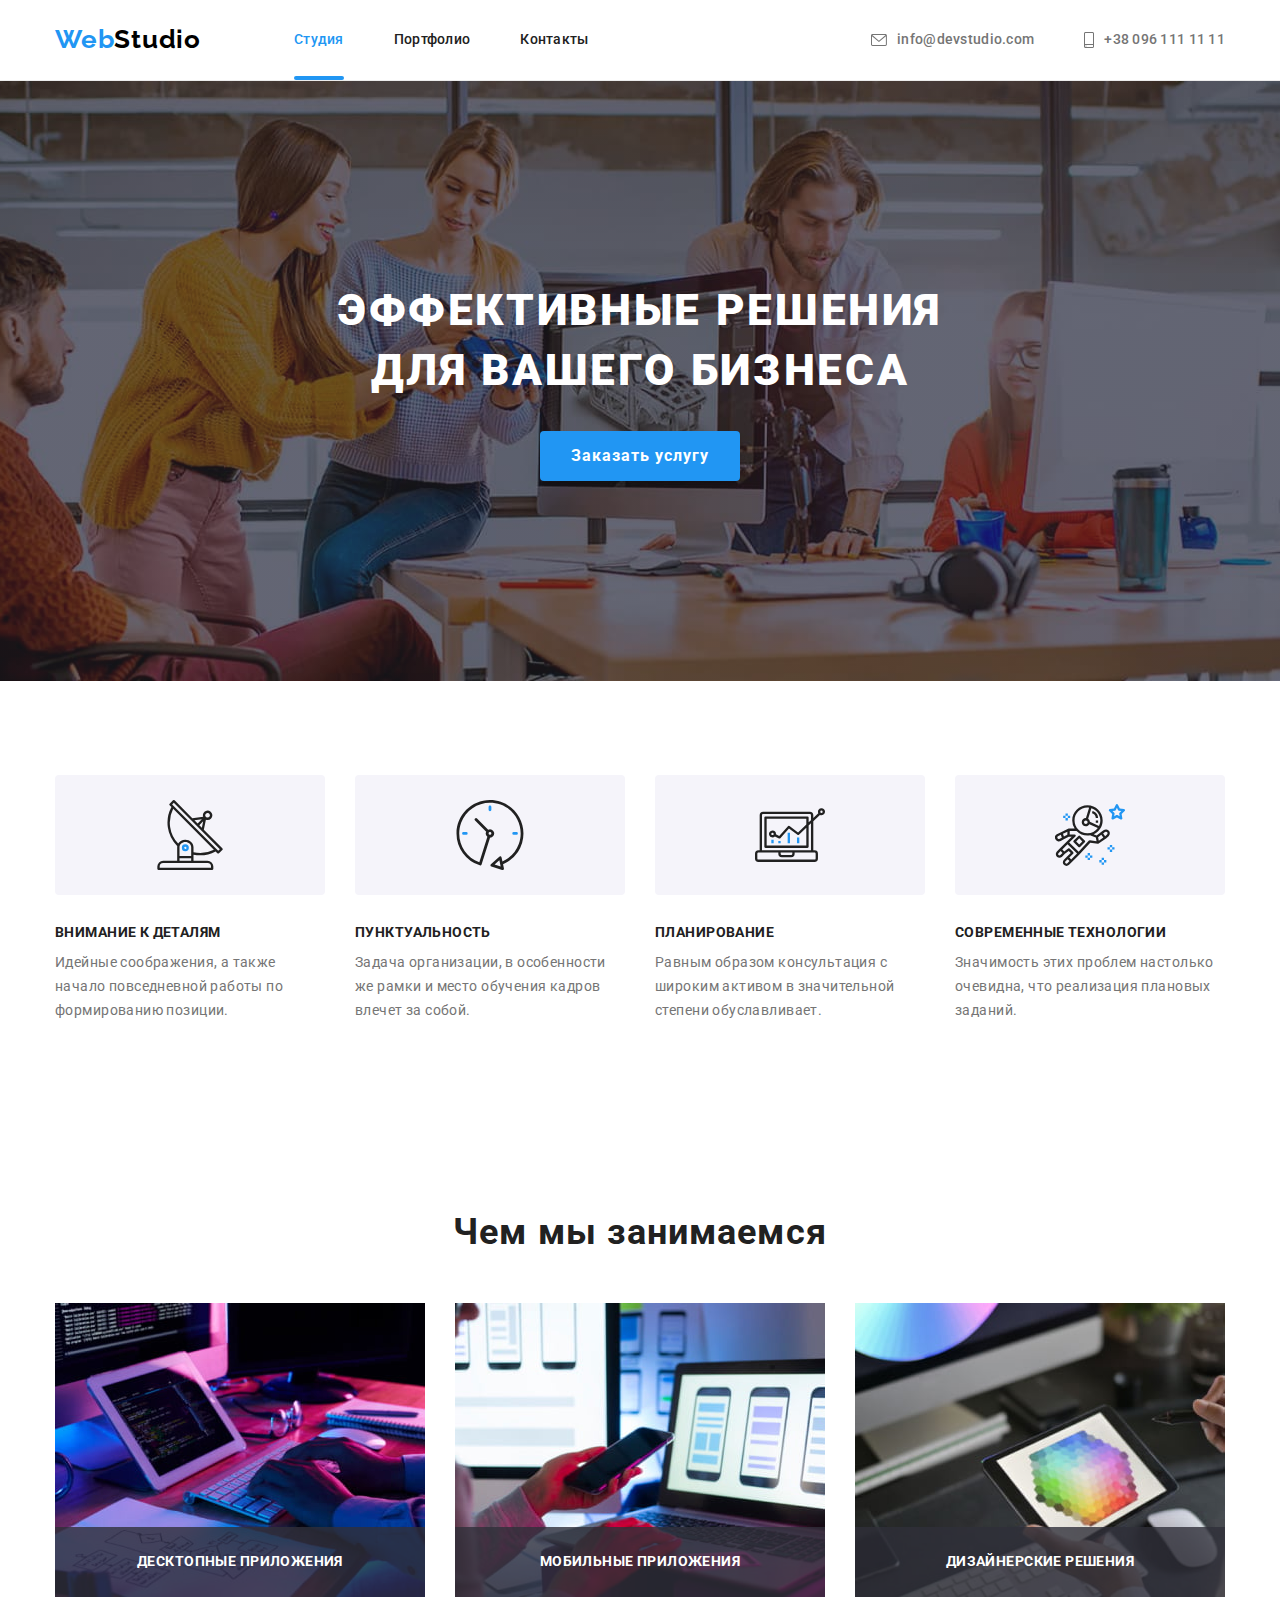
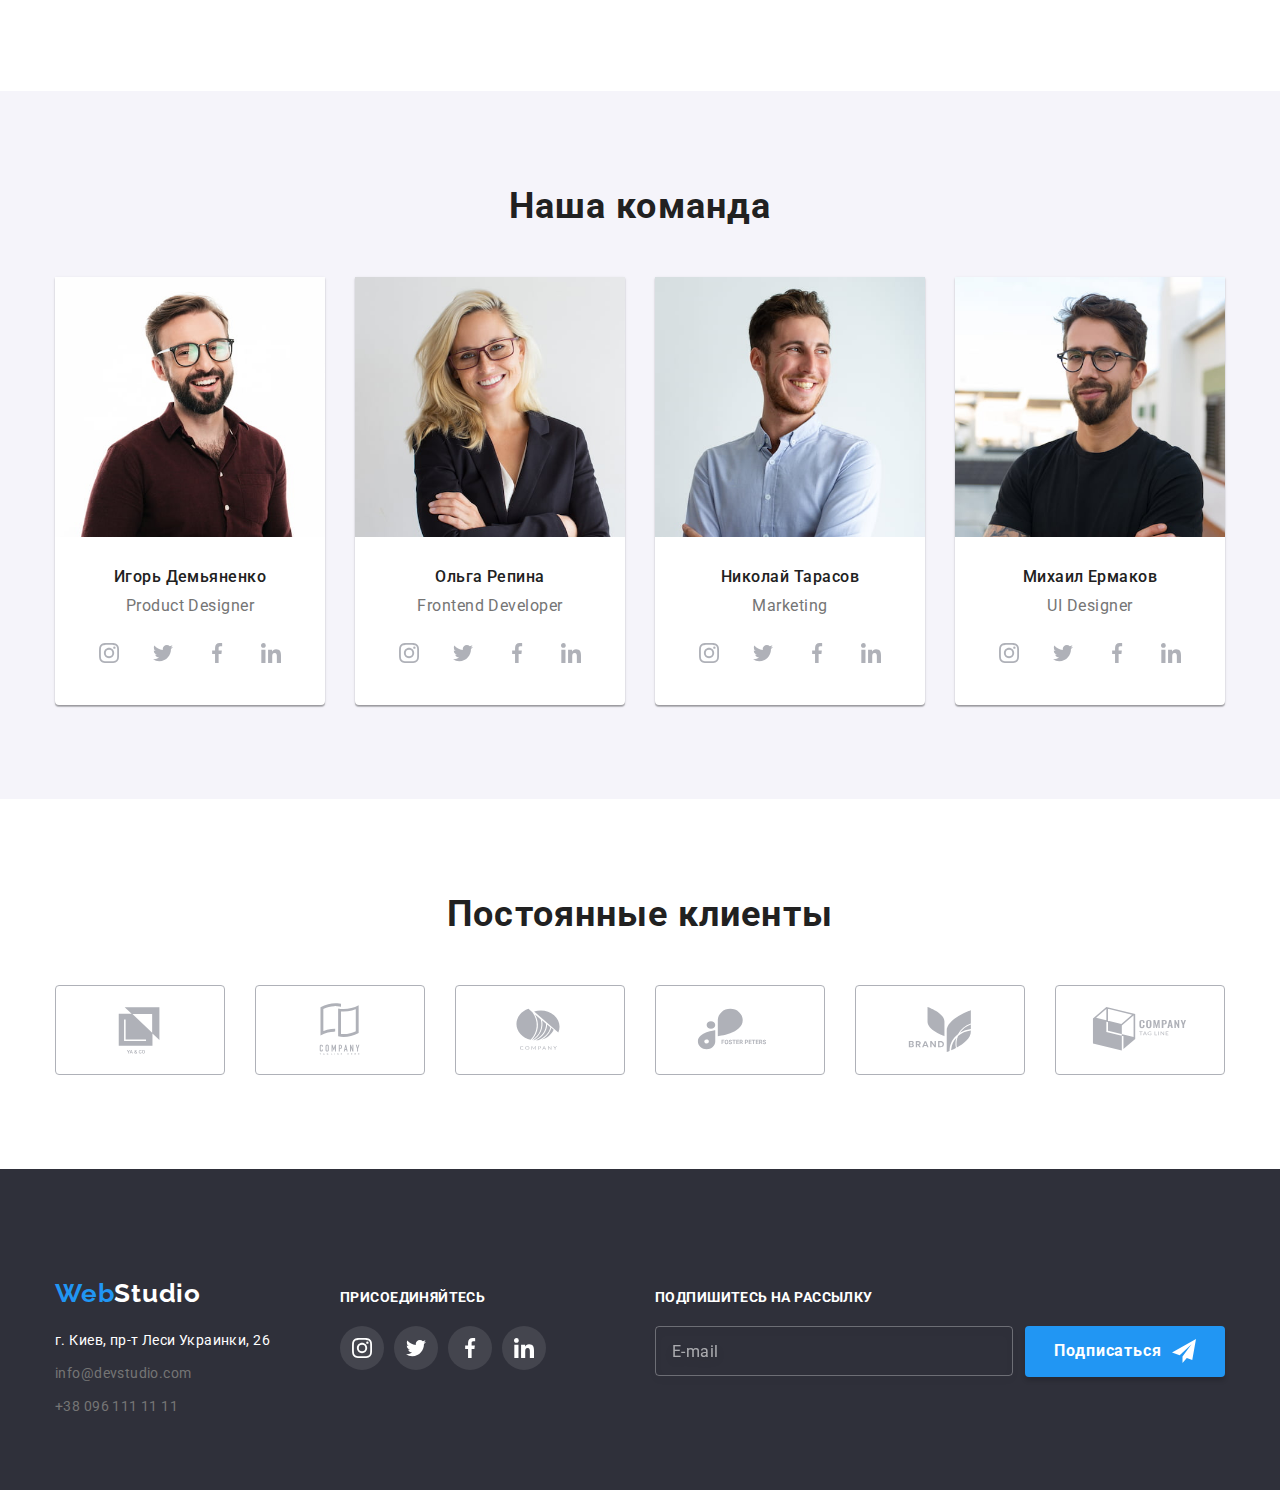
<file: index.html>
<!DOCTYPE html>
<html lang="ru">
  <head>
    <meta charset="UTF-8" />
    <meta http-equiv="X-UA-Compatible" content="IE=edge" />
    <meta name="viewport" content="width=device-width, initial-scale=1.0" />
    <title>Студия</title>
    <link rel="preconnect" href="https://fonts.googleapis.com" />
    <link rel="preconnect" href="https://fonts.gstatic.com" crossorigin />
    <link
      href="https://fonts.googleapis.com/css2?family=Raleway:wght@700&family=Roboto:wght@400;500;700;900&display=swap"
      rel="stylesheet"
    />
    <link
      rel="stylesheet"
      href="https://cdnjs.cloudflare.com/ajax/libs/modern-normalize/1.1.0/modern-normalize.min.css"
    />
    <link rel="stylesheet" href="./css/main.min.css" />
  </head>
  <body>
    <!-- Хедер -->
    <header class="header">
      <div class="container header__container">
        <nav class="header__nav">
          <a href="./index.html" class="logo"><span class="logo__accent">Web</span>Studio</a>
          <ul class="site-nav header__site-nav">
            <li class="site-nav__item">
              <a href="./index.html" class="site-nav__link site-nav__link--current">Студия</a>
            </li>
            <li class="site-nav__item"><a href="./portfolio.html" class="site-nav__link">Портфолио</a></li>
            <li class="site-nav__item"><a href="./contacts.html" class="site-nav__link">Контакты</a></li>
          </ul>
        </nav>

        <ul class="header-contact header__header-contact">
          <li class="header-contact__item">
            <a href="mailto:info@devstudio.com" class="header-contact__link">
              <svg class="header-contact__icon" width="16" height="12">
                <use href="./images/icons.svg#envelope"></use>
              </svg>
              info@devstudio.com
            </a>
          </li>
          <li class="header-contact__item">
            <a href="tel:+380961111111" class="header-contact__link">
              <svg class="header-contact__icon" width="10" height="16">
                <use href="./images/icons.svg#smartphone"></use>
              </svg>
              +38 096 111 11 11
            </a>
          </li>
        </ul>
      </div>
    </header>

    <main>
      <!-- Герой -->
      <section class="hero">
        <div class="container">
          <h1 class="hero__title">Эффективные решения<br />для вашего бизнеса</h1>
          <button type="button" class="button hero__button" data-modal-open>Заказать услугу</button>
        </div>
      </section>

      <!-- Особенности -->
      <section class="section features">
        <div class="container">
          <h2 class="visually-hidden">Наши особенности</h2>
          <ul class="features__list">
            <li class="features__item">
              <div class="features__container">
                <svg class="features__icon" width="70" height="70">
                  <use href="./images/icons.svg#antenna"></use>
                </svg>
              </div>
              <h3 class="features__title">Внимание к деталям</h3>
              <p class="features__text">
                Идейные соображения, а также начало повседневной работы по формированию позиции.
              </p>
            </li>
            <li class="features__item">
              <div class="features__container">
                <svg class="features__icon" width="70" height="70">
                  <use href="./images/icons.svg#clock"></use>
                </svg>
              </div>
              <h3 class="features__title">Пунктуальность</h3>
              <p class="features__text">
                Задача организации, в особенности же рамки и место обучения кадров влечет за собой.
              </p>
            </li>
            <li class="features__item">
              <div class="features__container">
                <svg class="features__icon" width="70" height="70">
                  <use href="./images/icons.svg#diagram"></use>
                </svg>
              </div>
              <h3 class="features__title">Планирование</h3>
              <p class="features__text">
                Равным образом консультация с широким активом в значительной степени обуславливает.
              </p>
            </li>
            <li class="features__item">
              <div class="features__container">
                <svg class="features__icon" width="70" height="70">
                  <use href="./images/icons.svg#astronaut"></use>
                </svg>
              </div>
              <h3 class="features__title">Современные технологии</h3>
              <p class="features__text">Значимость этих проблем настолько очевидна, что реализация плановых заданий.</p>
            </li>
          </ul>
        </div>
      </section>

      <!-- Чем мы занимаемся -->
      <section class="section">
        <div class="container">
          <h2 class="section__title">Чем мы занимаемся</h2>
          <ul class="area">
            <li class="area__item">
              <img
                src="./images/illustration-1.jpg"
                alt="Веб дизайн для ПК и планшета"
                width="370"
                height="294"
                class="area__image"
              />
              <h3 class="area__overlay">Десктопные приложения</h3>
            </li>
            <li class="area__item">
              <img
                src="./images/illustration-2.jpg"
                alt="Веб дизайн под смартфон"
                width="370"
                height="294"
                class="area__image"
              />
              <h3 class="area__overlay">Мобильные приложения</h3>
            </li>
            <li class="area__item">
              <img
                src="./images/illustration-3.jpg"
                alt="Подбор цветовой палитры"
                width="370"
                height="294"
                class="area__image"
              />
              <h3 class="area__overlay">Дизайнерские решения</h3>
            </li>
          </ul>
        </div>
      </section>

      <!-- Наша команда -->
      <section class="section section__team">
        <div class="container">
          <h2 class="section__title">Наша команда</h2>
          <ul class="team">
            <li class="team__item">
              <img src="./images/igor-demyanenko.jpg" alt="Фотография Игоря Демьяненко" width="270" height="260" />
              <div class="team__container">
                <h3 class="team__title">Игорь Демьяненко</h3>
                <p lang="en" class="team__text">Product Designer</p>
                <ul class="team-social__list">
                  <li class="team-social__item">
                    <a href="" class="team-social__link">
                      <svg class="team-social__icon" width="20" height="20">
                        <use href="./images/icons.svg#instagram"></use>
                      </svg>
                    </a>
                  </li>
                  <li class="team-social__item">
                    <a href="" class="team-social__link">
                      <svg class="team-social__icon" width="20" height="20">
                        <use href="./images/icons.svg#twitter"></use>
                      </svg>
                    </a>
                  </li>
                  <li class="team-social__item">
                    <a href="" class="team-social__link">
                      <svg class="team-social__icon" width="20" height="20">
                        <use href="./images/icons.svg#facebook"></use>
                      </svg>
                    </a>
                  </li>
                  <li class="team-social__item">
                    <a href="" class="team-social__link">
                      <svg class="team-social__icon" width="20" height="20">
                        <use href="./images/icons.svg#linkedin"></use>
                      </svg>
                    </a>
                  </li>
                </ul>
              </div>
            </li>
            <li class="team__item">
              <img src="./images/olga-repina.jpg" alt="Фотография Ольги Репиной" width="270" height="260" />
              <div class="team__container">
                <h3 class="team__title">Ольга Репина</h3>
                <p lang="en" class="team__text">Frontend Developer</p>
                <ul class="team-social__list">
                  <li class="team-social__item">
                    <a href="" class="team-social__link">
                      <svg class="team-social__icon" width="20" height="20">
                        <use href="./images/icons.svg#instagram"></use>
                      </svg>
                    </a>
                  </li>
                  <li class="team-social__item">
                    <a href="" class="team-social__link">
                      <svg class="team-social__icon" width="20" height="20">
                        <use href="./images/icons.svg#twitter"></use>
                      </svg>
                    </a>
                  </li>
                  <li class="team-social__item">
                    <a href="" class="team-social__link">
                      <svg class="team-social__icon" width="20" height="20">
                        <use href="./images/icons.svg#facebook"></use>
                      </svg>
                    </a>
                  </li>
                  <li class="team-social__item">
                    <a href="" class="team-social__link">
                      <svg class="team-social__icon" width="20" height="20">
                        <use href="./images/icons.svg#linkedin"></use>
                      </svg>
                    </a>
                  </li>
                </ul>
              </div>
            </li>
            <li class="team__item">
              <img src="./images/nikolay-tarasov.jpg" alt="Фотография Николая Тарасова" width="270" height="260" />
              <div class="team__container">
                <h3 class="team__title">Николай Тарасов</h3>
                <p lang="en" class="team__text">Marketing</p>
                <ul class="team-social__list">
                  <li class="team-social__item">
                    <a href="" class="team-social__link">
                      <svg class="team-social__icon" width="20" height="20">
                        <use href="./images/icons.svg#instagram"></use>
                      </svg>
                    </a>
                  </li>
                  <li class="team-social__item">
                    <a href="" class="team-social__link">
                      <svg class="team-social__icon" width="20" height="20">
                        <use href="./images/icons.svg#twitter"></use>
                      </svg>
                    </a>
                  </li>
                  <li class="team-social__item">
                    <a href="" class="team-social__link">
                      <svg class="team-social__icon" width="20" height="20">
                        <use href="./images/icons.svg#facebook"></use>
                      </svg>
                    </a>
                  </li>
                  <li class="team-social__item">
                    <a href="" class="team-social__link">
                      <svg class="team-social__icon" width="20" height="20">
                        <use href="./images/icons.svg#linkedin"></use>
                      </svg>
                    </a>
                  </li>
                </ul>
              </div>
            </li>
            <li class="team__item">
              <img src="./images/mihail-ermakov.jpg" alt="Фотография Михаила Ермакова" width="270" height="260" />
              <div class="team__container">
                <h3 class="team__title">Михаил Ермаков</h3>
                <p lang="en" class="team__text">UI Designer</p>
                <ul class="team-social__list">
                  <li class="team-social__item">
                    <a href="" class="team-social__link">
                      <svg class="team-social__icon" width="20" height="20">
                        <use href="./images/icons.svg#instagram"></use>
                      </svg>
                    </a>
                  </li>
                  <li class="team-social__item">
                    <a href="" class="team-social__link">
                      <svg class="team-social__icon" width="20" height="20">
                        <use href="./images/icons.svg#twitter"></use>
                      </svg>
                    </a>
                  </li>
                  <li class="team-social__item">
                    <a href="" class="team-social__link">
                      <svg class="team-social__icon" width="20" height="20">
                        <use href="./images/icons.svg#facebook"></use>
                      </svg>
                    </a>
                  </li>
                  <li class="team-social__item">
                    <a href="" class="team-social__link">
                      <svg class="team-social__icon" width="20" height="20">
                        <use href="./images/icons.svg#linkedin"></use>
                      </svg>
                    </a>
                  </li>
                </ul>
              </div>
            </li>
          </ul>
        </div>
      </section>

      <!-- Постоянные клиенты -->

      <section class="section clients">
        <div class="container">
          <h2 class="section__title">Постоянные клиенты</h2>
          <ul class="clients__list">
            <li class="clients__item">
              <a href="" class="clients__link">
                <svg class="icon" width="106" height="60">
                  <use href="./images/icons.svg#logo-1"></use>
                </svg>
              </a>
            </li>
            <li class="clients__item">
              <a href="" class="clients__link">
                <svg class="icon" width="106" height="60">
                  <use href="./images/icons.svg#logo-2"></use>
                </svg>
              </a>
            </li>
            <li class="clients__item">
              <a href="" class="clients__link">
                <svg class="icon" width="106" height="60">
                  <use href="./images/icons.svg#logo-3"></use>
                </svg>
              </a>
            </li>
            <li class="clients__item">
              <a href="" class="clients__link">
                <svg class="icon" width="106" height="60">
                  <use href="./images/icons.svg#logo-4"></use>
                </svg>
              </a>
            </li>
            <li class="clients__item">
              <a href="" class="clients__link">
                <svg class="icon" width="106" height="60">
                  <use href="./images/icons.svg#logo-5"></use>
                </svg>
              </a>
            </li>
            <li class="clients__item">
              <a href="" class="clients__link">
                <svg class="icon" width="106" height="60">
                  <use href="./images/icons.svg#logo-6"></use>
                </svg>
              </a>
            </li>
          </ul>
        </div>
      </section>
    </main>

    <!-- Подвал -->
    <footer class="footer">
      <div class="container footer__container">
        <div class="footer-contacts">
          <a href="./index.html" class="logo logo--light"><span class="logo__accent">Web</span>Studio</a>
          <!-- Адрес -->
          <address class="footer-contacts__address">
            <p class="footer-contacts__location">г. Киев, пр-т Леси Украинки, 26</p>
            <ul class="footer-contacts__list">
              <li class="footer-contacts__item">
                <a href="mailto:info@devstudio.com" class="footer-contacts__link">info@devstudio.com</a>
              </li>
              <li class="footer-contacts__item">
                <a href="tel:+380961111111" class="footer-contacts__link">+38 096 111 11 11</a>
              </li>
            </ul>
          </address>
        </div>

        <div class="footer footer__social">
          <strong class="footer__title">Присоединяйтесь</strong>
          <ul class="footer-social__list">
            <li class="footer-social__item">
              <a href="" class="footer-social__link">
                <svg width="20" height="20" class="footer-social__icon">
                  <use href="./images/icons.svg#instagram"></use>
                </svg>
              </a>
            </li>
            <li class="footer-social__item">
              <a href="" class="footer-social__link">
                <svg width="20" height="20" class="footer-social__icon">
                  <use href="./images/icons.svg#twitter"></use>
                </svg>
              </a>
            </li>
            <li class="footer-social__item">
              <a href="" class="footer-social__link">
                <svg width="20" height="20" class="footer-social__icon">
                  <use href="./images/icons.svg#facebook"></use>
                </svg>
              </a>
            </li>
            <li class="footer-social__item">
              <a href="" class="footer-social__link">
                <svg width="20" height="20" class="footer-social__icon">
                  <use href="./images/icons.svg#linkedin"></use>
                </svg>
              </a>
            </li>
          </ul>
        </div>

        <div class="subscriptions">
          <strong class="footer__title">Подпишитесь на рассылку</strong>
          <form class="subscriptions__form">
            <input type="email" name="email" class="subscriptions__input" placeholder="E-mail" required />
            <button type="submit" class="button subscriptions__button">
              Подписаться
              <svg class="button__append" width="24" height="24">
                <use href="./images/icons.svg#send"></use>
              </svg>
            </button>
          </form>
        </div>
      </div>
    </footer>

    <!-- Модальное окно -->
    <div class="backdrop is-hidden" data-modal>
      <div class="order">
        <button type="button" class="order__close-button" data-modal-close>
          <svg width="11" height="11" class="icon">
            <use href="./images/icons.svg#cross"></use>
          </svg>
        </button>
        <strong class="order__title">Оставьте свои данные, мы вам перезвоним</strong>
        <form class="order__form">
          <div class="field">
            <label for="modal-name" class="field__label">Имя</label>
            <div class="field__container">
              <svg class="field__icon" width="18" height="18">
                <use href="./images/icons.svg#person"></use>
              </svg>
              <input type="text" name="name" id="modal-name" class="field__input" required />
            </div>
          </div>

          <div class="field">
            <label for="modal-phone" class="field__label">Телефон</label>
            <div class="field__container">
              <svg class="field__icon" width="18" height="18">
                <use href="./images/icons.svg#phone"></use>
              </svg>
              <input type="tel" name="phone" id="modal-phone" class="field__input" required />
            </div>
          </div>

          <div class="field">
            <label for="modal-email" class="field__label">Почта</label>
            <div class="field__container">
              <svg class="field__icon" width="18" height="18">
                <use href="./images/icons.svg#email"></use>
              </svg>
              <input type="email" name="email" id="modal-email" class="field__input" />
            </div>
          </div>

          <div class="field">
            <label for="modal-comment" class="field__label">Комментарий</label>
            <textarea name="comment" id="modal-comment" class="field__textarea" placeholder="Введите текст"></textarea>
          </div>

          <label class="checkbox">
            <input type="checkbox" name="agreement" value="accepted" class="checkbox__input" required />
            <span class="checkbox__custom-input">
              <svg class="checkbox__mark" width="16" height="15">
                <use href="./images/icons.svg#mark"></use>
              </svg>
            </span>
            <span class="checkbox__label"
              >Соглашаюсь с рассылкой и принимаю <a href="" class="checkbox__link">Условия договора</a>
            </span>
          </label>

          <button type="submit" class="button order__button">Отправить</button>
        </form>
      </div>
    </div>

    <!-- Скрипты -->
    <script src="./js/modal.js"></script>
  </body>
</html>
</file>
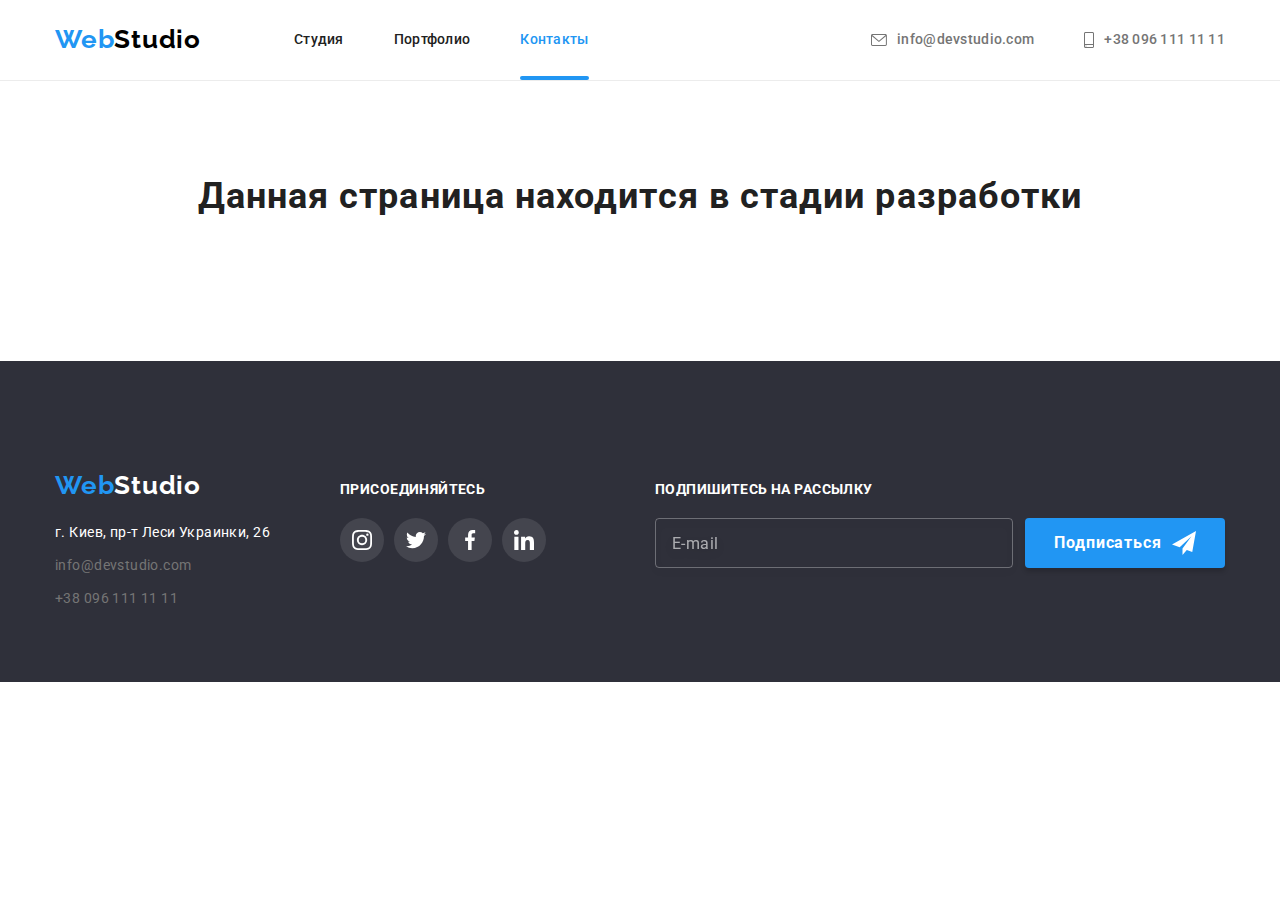
<file: contacts.html>
<!DOCTYPE html>
<html lang="ru">
  <head>
    <meta charset="UTF-8" />
    <meta http-equiv="X-UA-Compatible" content="IE=edge" />
    <meta name="viewport" content="width=device-width, initial-scale=1.0" />
    <title>Контакты</title>
    <link rel="preconnect" href="https://fonts.googleapis.com" />
    <link rel="preconnect" href="https://fonts.gstatic.com" crossorigin />
    <link
      href="https://fonts.googleapis.com/css2?family=Raleway:wght@700&family=Roboto:wght@400;500;700;900&display=swap"
      rel="stylesheet"
    />
    <link
      rel="stylesheet"
      href="https://cdnjs.cloudflare.com/ajax/libs/modern-normalize/1.1.0/modern-normalize.min.css"
    />
    <link rel="stylesheet" href="./css/main.min.css" />
  </head>
  <body>
    <header class="header">
      <div class="container header__container">
        <nav class="header__nav">
          <a href="./index.html" class="logo"><span class="logo__accent">Web</span>Studio</a>
          <ul class="site-nav header__site-nav">
            <li class="site-nav__item">
              <a href="./index.html" class="site-nav__link">Студия</a>
            </li>
            <li class="site-nav__item"><a href="./portfolio.html" class="site-nav__link">Портфолио</a></li>
            <li class="site-nav__item">
              <a href="./contacts.html" class="site-nav__link site-nav__link--current">Контакты</a>
            </li>
          </ul>
        </nav>

        <ul class="header-contact header__header-contact">
          <li class="header-contact__item">
            <a href="mailto:info@devstudio.com" class="header-contact__link">
              <svg class="header-contact__icon" width="16" height="12">
                <use href="./images/icons.svg#envelope"></use>
              </svg>
              info@devstudio.com
            </a>
          </li>
          <li class="header-contact__item">
            <a href="tel:+380961111111" class="header-contact__link">
              <svg class="header-contact__icon" width="10" height="16">
                <use href="./images/icons.svg#smartphone"></use>
              </svg>
              +38 096 111 11 11
            </a>
          </li>
        </ul>
      </div>
    </header>
    <main>
      <section class="section">
        <div class="container">
          <h1 class="section__title">Данная страница находится в стадии разработки</h1>
        </div>
      </section>
    </main>

    <footer class="footer">
      <div class="container footer__container">
        <div class="footer-contacts">
          <a href="./index.html" class="logo logo--light"><span class="logo__accent">Web</span>Studio</a>
          <!-- Адрес -->
          <address class="footer-contacts__address">
            <p class="footer-contacts__location">г. Киев, пр-т Леси Украинки, 26</p>
            <ul class="footer-contacts__list">
              <li class="footer-contacts__item">
                <a href="mailto:info@devstudio.com" class="footer-contacts__link">info@devstudio.com</a>
              </li>
              <li class="footer-contacts__item">
                <a href="tel:+380961111111" class="footer-contacts__link">+38 096 111 11 11</a>
              </li>
            </ul>
          </address>
        </div>

        <div class="footer footer__social">
          <strong class="footer__title">Присоединяйтесь</strong>
          <ul class="footer-social__list">
            <li class="footer-social__item">
              <a href="" class="footer-social__link">
                <svg width="20" height="20" class="footer-social__icon">
                  <use href="./images/icons.svg#instagram"></use>
                </svg>
              </a>
            </li>
            <li class="footer-social__item">
              <a href="" class="footer-social__link">
                <svg width="20" height="20" class="footer-social__icon">
                  <use href="./images/icons.svg#twitter"></use>
                </svg>
              </a>
            </li>
            <li class="footer-social__item">
              <a href="" class="footer-social__link">
                <svg width="20" height="20" class="footer-social__icon">
                  <use href="./images/icons.svg#facebook"></use>
                </svg>
              </a>
            </li>
            <li class="footer-social__item">
              <a href="" class="footer-social__link">
                <svg width="20" height="20" class="footer-social__icon">
                  <use href="./images/icons.svg#linkedin"></use>
                </svg>
              </a>
            </li>
          </ul>
        </div>

        <div class="subscriptions">
          <strong class="footer__title">Подпишитесь на рассылку</strong>
          <form class="subscriptions__form">
            <input type="email" name="email" class="subscriptions__input" placeholder="E-mail" required />
            <button type="submit" class="button subscriptions__button">
              Подписаться
              <svg class="button__append" width="24" height="24">
                <use href="./images/icons.svg#send"></use>
              </svg>
            </button>
          </form>
        </div>
      </div>
    </footer>
  </body>
</html>
</file>
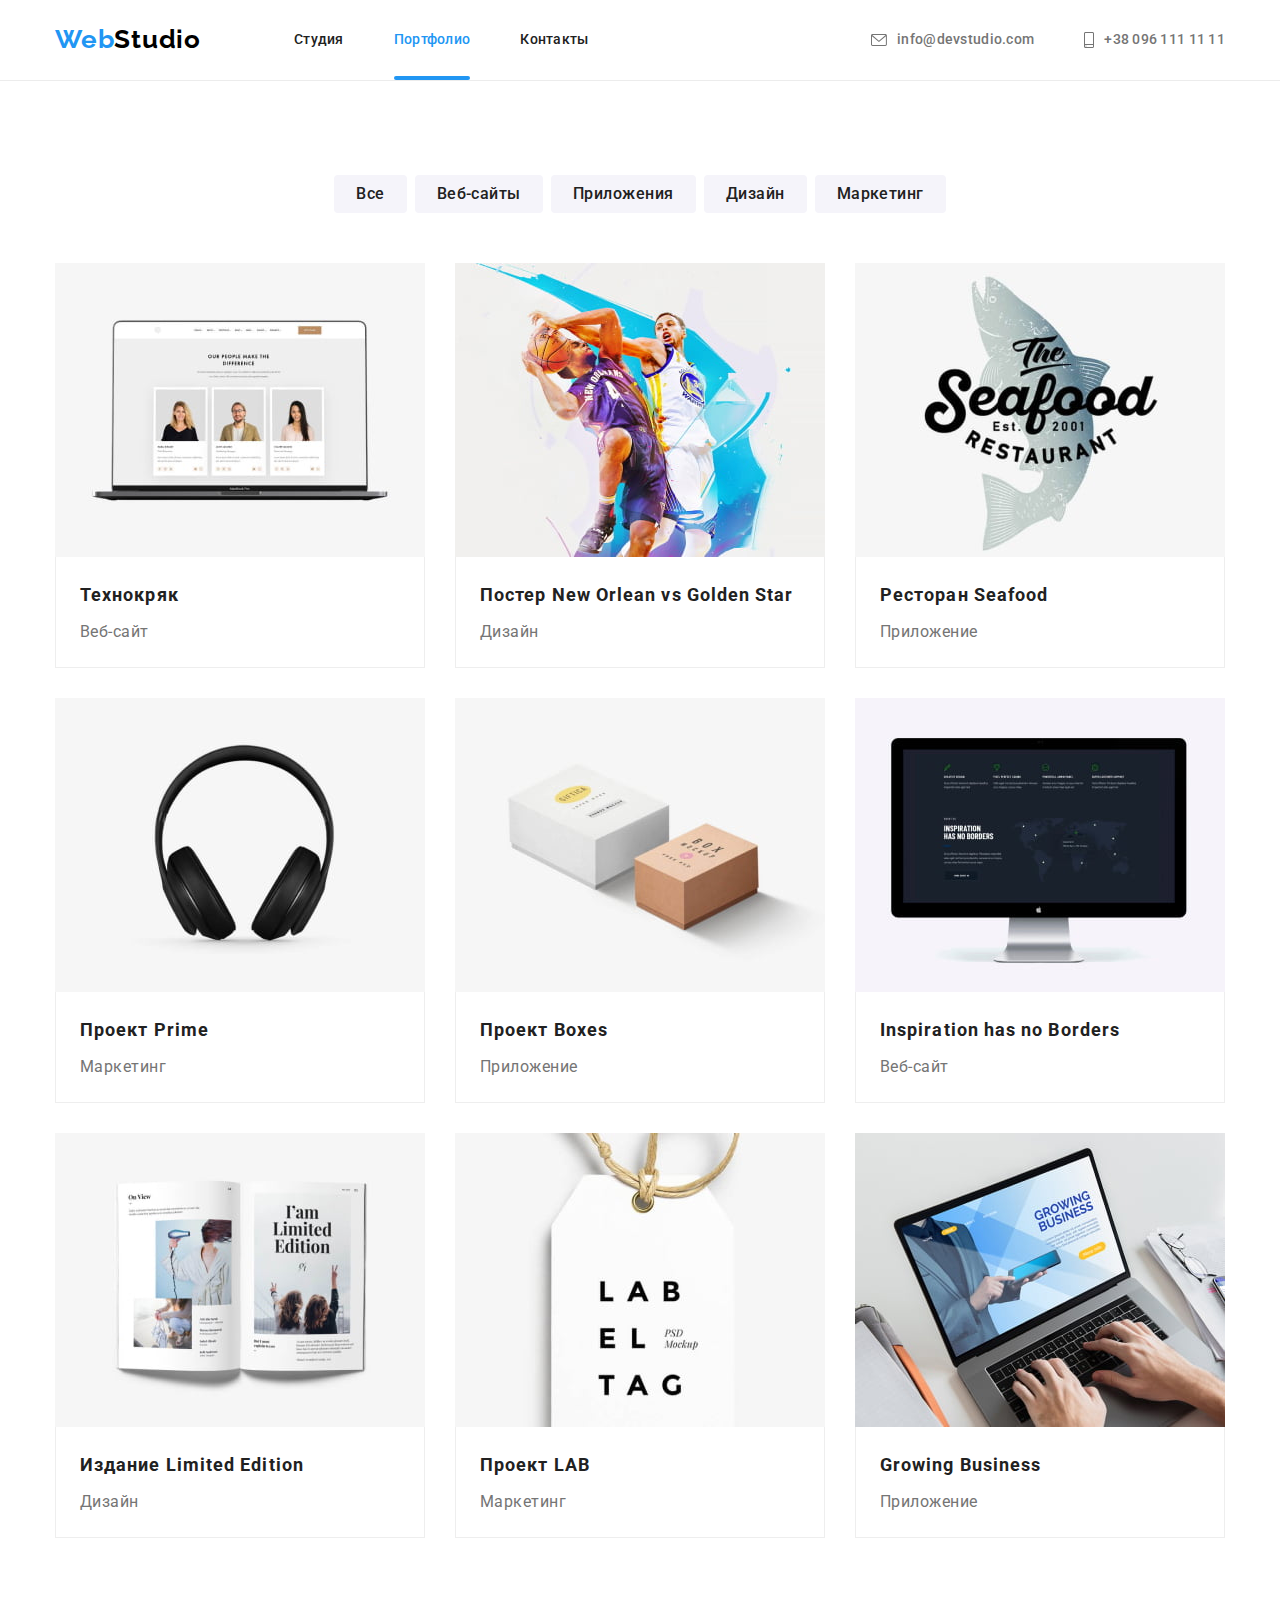
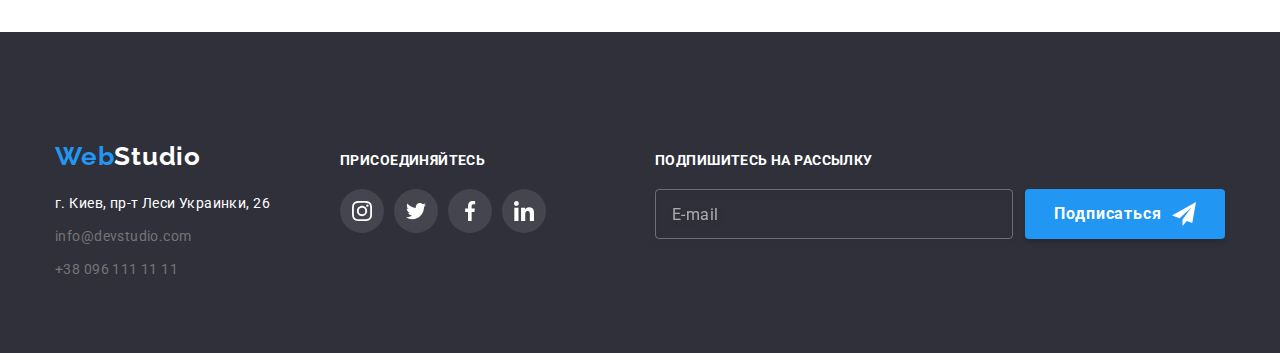
<file: portfolio.html>
<!DOCTYPE html>
<html lang="ru">
  <head>
    <meta charset="UTF-8" />
    <meta http-equiv="X-UA-Compatible" content="IE=edge" />
    <meta name="viewport" content="width=device-width, initial-scale=1.0" />
    <title>Портфолио</title>
    <link rel="preconnect" href="https://fonts.googleapis.com" />
    <link rel="preconnect" href="https://fonts.gstatic.com" crossorigin />
    <link
      href="https://fonts.googleapis.com/css2?family=Raleway:wght@700&family=Roboto:wght@400;500;700;900&display=swap"
      rel="stylesheet"
    />
    <link
      rel="stylesheet"
      href="https://cdnjs.cloudflare.com/ajax/libs/modern-normalize/1.1.0/modern-normalize.min.css"
    />
    <link rel="stylesheet" href="./css/main.min.css" />
  </head>
  <body>
    <!-- Хэдер скопирован из index.html -->
    <header class="header">
      <div class="container header__container">
        <nav class="header__nav">
          <a href="./index.html" class="logo"><span class="logo__accent">Web</span>Studio</a>
          <ul class="site-nav header__site-nav">
            <li class="site-nav__item">
              <a href="./index.html" class="site-nav__link">Студия</a>
            </li>
            <li class="site-nav__item">
              <a href="./portfolio.html" class="site-nav__link site-nav__link--current">Портфолио</a>
            </li>
            <li class="site-nav__item"><a href="./contacts.html" class="site-nav__link">Контакты</a></li>
          </ul>
        </nav>

        <ul class="header-contact header__header-contact">
          <li class="header-contact__item">
            <a href="mailto:info@devstudio.com" class="header-contact__link">
              <svg class="header-contact__icon" width="16" height="12">
                <use href="./images/icons.svg#envelope"></use>
              </svg>
              info@devstudio.com
            </a>
          </li>
          <li class="header-contact__item">
            <a href="tel:+380961111111" class="header-contact__link">
              <svg class="header-contact__icon" width="10" height="16">
                <use href="./images/icons.svg#smartphone"></use>
              </svg>
              +38 096 111 11 11
            </a>
          </li>
        </ul>
      </div>
    </header>

    <main>
      <section class="section">
        <div class="container">
          <h1 class="visually-hidden">Портфолио</h1>
          <ul class="filter">
            <li class="filter__item">
              <button type="button" class="filter__button">Все</button>
            </li>
            <li class="filter__item">
              <button type="button" class="filter__button">Веб-сайты</button>
            </li>
            <li class="filter__item">
              <button type="button" class="filter__button">Приложения</button>
            </li>
            <li class="filter__item">
              <button type="button" class="filter__button">Дизайн</button>
            </li>
            <li class="filter__item">
              <button type="button" class="filter__button">Маркетинг</button>
            </li>
          </ul>
          <ul class="portfolio">
            <li class="portfolio__item">
              <a href="" class="portfolio__link">
                <div class="portfolio__container">
                  <img
                    src="./images/illustration-11.jpg"
                    alt="Веб-сайт на экране ноутбука"
                    width="370"
                    height="294"
                    class="image"
                  />
                  <p class="portfolio__overlay">
                    Ресурс предлагает комплексные предложения с разным уровнем функционала и сервисов. Все это позволит
                    посетителю получить исчерпывающие сведения о компании или частном лице.
                  </p>
                </div>
                <div class="portfolio__description">
                  <h2 class="portfolio__title">Технокряк</h2>
                  <p class="portfolio__type">Веб-сайт</p>
                </div>
              </a>
            </li>
            <li class="portfolio__item">
              <a href="" class="link portfolio__link">
                <div class="portfolio__container">
                  <img
                    src="./images/illustration-12.jpg"
                    alt="Два баскетболиста в прыжке"
                    width="370"
                    height="294"
                    class="image"
                  />
                  <p class="portfolio__overlay">
                    Lorem ipsum dolor sit amet, consectetur adipisicing elit. Praesentium libero, molestiae nisi iure
                    voluptates reprehenderit incidunt nihil accusantium atque, doloribus quo ut quasi officiis ducimus
                    beatae accusamus sequi. Cupiditate, quia nisi. Quaerat natus ullam repellat.
                  </p>
                </div>
                <div class="portfolio__description">
                  <h2 class="portfolio__title">Постер New Orlean vs Golden Star</h2>
                  <p class="portfolio__type">Дизайн</p>
                </div>
              </a>
            </li>
            <li class="portfolio__item">
              <a href="" class="link portfolio__link">
                <div class="portfolio__container">
                  <img
                    src="./images/illustration-13.jpg"
                    alt="Логотип ресторана Seafood"
                    width="370"
                    height="294"
                    class="image"
                  />
                  <p class="portfolio__overlay">
                    Lorem ipsum, dolor sit amet consectetur adipisicing elit. Numquam libero quasi facilis tenetur
                    laborum cumque nobis esse iste rem, quo perferendis? Ut vero dolorem dignissimos, ratione
                    repellendus deserunt odio alias.
                  </p>
                </div>
                <div class="portfolio__description">
                  <h2 class="portfolio__title">Ресторан Seafood</h2>
                  <p class="portfolio__type">Приложение</p>
                </div>
              </a>
            </li>
            <li class="portfolio__item">
              <a href="" class="link portfolio__link">
                <div class="portfolio__container">
                  <img
                    src="./images/illustration-14.jpg"
                    alt="Накладные наушники"
                    width="370"
                    height="294"
                    class="image"
                  />
                  <p class="portfolio__overlay">
                    Lorem ipsum dolor sit amet consectetur adipisicing elit. Iste, sunt nihil optio laudantium incidunt
                    aliquam enim officiis maiores perferendis blanditiis impedit commodi delectus, minus magni maxime
                    exercitationem? Vitae soluta, magni ducimus dolor fuga voluptate nam!
                  </p>
                </div>
                <div class="portfolio__description">
                  <h2 class="portfolio__title">Проект Prime</h2>
                  <p class="portfolio__type">Маркетинг</p>
                </div>
              </a>
            </li>
            <li class="portfolio__item">
              <a href="" class="link portfolio__link">
                <div class="portfolio__container">
                  <img
                    src="./images/illustration-15.jpg"
                    alt="Две картонные коробочки"
                    width="370"
                    height="294"
                    class="image"
                  />
                  <p class="portfolio__overlay">
                    Lorem ipsum dolor, sit amet consectetur adipisicing elit. Ipsum officiis iure sit omnis qui ullam
                    fugiat accusamus rerum dolore iste.
                  </p>
                </div>
                <div class="portfolio__description">
                  <h2 class="portfolio__title">Проект Boxes</h2>
                  <p class="portfolio__type">Приложение</p>
                </div>
              </a>
            </li>
            <li class="portfolio__item">
              <a href="" class="link portfolio__link">
                <div class="portfolio__container">
                  <img
                    src="./images/illustration-16.jpg"
                    alt="Монитор с веб-сатом"
                    width="370"
                    height="294"
                    class="image"
                  />
                  <p class="portfolio__overlay">
                    Lorem ipsum dolor sit, amet consectetur adipisicing elit. Illo veniam, optio corporis at eligendi id
                    distinctio, ducimus numquam hic esse repellat unde soluta quidem! Quaerat.
                  </p>
                </div>
                <div class="portfolio__description">
                  <h2 class="portfolio__title">Inspiration has no Borders</h2>
                  <p class="portfolio__type">Веб-сайт</p>
                </div>
              </a>
            </li>
            <li class="portfolio__item">
              <a href="" class="link portfolio__link">
                <div class="portfolio__container">
                  <img
                    src="./images/illustration-17.jpg"
                    alt="Окртытый разворот брошюры"
                    width="370"
                    height="294"
                    class="image"
                  />
                  <p class="portfolio__overlay">
                    Lorem ipsum dolor sit amet consectetur adipisicing elit. Laborum illo et autem, culpa, accusantium
                    pariatur a soluta commodi molestiae exercitationem ullam similique blanditiis ratione officiis.
                  </p>
                </div>
                <div class="portfolio__description">
                  <h2 class="portfolio__title">Издание Limited Edition</h2>
                  <p class="portfolio__type">Дизайн</p>
                </div>
              </a>
            </li>
            <li class="portfolio__item">
              <a href="" class="link portfolio__link">
                <div class="portfolio__container">
                  <img
                    src="./images/illustration-18.jpg"
                    alt="Картонная бирка"
                    width="370"
                    height="294"
                    class="image"
                  />
                  <p class="portfolio__overlay">
                    Lorem ipsum, dolor sit amet consectetur adipisicing elit. Assumenda architecto placeat quae
                    consequatur quod quasi!
                  </p>
                </div>
                <div class="portfolio__description">
                  <h2 class="portfolio__title">Проект LAB</h2>
                  <p class="portfolio__type">Маркетинг</p>
                </div>
              </a>
            </li>
            <li class="portfolio__item">
              <a href="" class="link portfolio__link">
                <div class="portfolio__container">
                  <img
                    src="./images/illustration-19.jpg"
                    alt="Приложение на ноутбуке"
                    width="370"
                    height="294"
                    class="image"
                  />
                  <p class="portfolio__overlay">
                    Lorem ipsum dolor sit, amet consectetur adipisicing elit. Consequatur, atque. Temporibus laborum
                    assumenda repellat, cumque, deserunt eveniet sed veritatis sint, asperiores quisquam neque impedit
                    fugit? Odio assumenda accusantium ipsum. Rerum.
                  </p>
                </div>
                <div class="portfolio__description">
                  <h2 class="portfolio__title">Growing Business</h2>
                  <p class="portfolio__type">Приложение</p>
                </div>
              </a>
            </li>
          </ul>
        </div>
      </section>
    </main>

    <!-- Футер скопирован из index.html -->
    <footer class="footer">
      <div class="container footer__container">
        <div class="footer-contacts">
          <a href="./index.html" class="logo logo--light"><span class="logo__accent">Web</span>Studio</a>
          <!-- Адрес -->
          <address class="footer-contacts__address">
            <p class="footer-contacts__location">г. Киев, пр-т Леси Украинки, 26</p>
            <ul class="footer-contacts__list">
              <li class="footer-contacts__item">
                <a href="mailto:info@devstudio.com" class="footer-contacts__link">info@devstudio.com</a>
              </li>
              <li class="footer-contacts__item">
                <a href="tel:+380961111111" class="footer-contacts__link">+38 096 111 11 11</a>
              </li>
            </ul>
          </address>
        </div>

        <div class="footer footer__social">
          <strong class="footer__title">Присоединяйтесь</strong>
          <ul class="footer-social__list">
            <li class="footer-social__item">
              <a href="" class="footer-social__link">
                <svg width="20" height="20" class="footer-social__icon">
                  <use href="./images/icons.svg#instagram"></use>
                </svg>
              </a>
            </li>
            <li class="footer-social__item">
              <a href="" class="footer-social__link">
                <svg width="20" height="20" class="footer-social__icon">
                  <use href="./images/icons.svg#twitter"></use>
                </svg>
              </a>
            </li>
            <li class="footer-social__item">
              <a href="" class="footer-social__link">
                <svg width="20" height="20" class="footer-social__icon">
                  <use href="./images/icons.svg#facebook"></use>
                </svg>
              </a>
            </li>
            <li class="footer-social__item">
              <a href="" class="footer-social__link">
                <svg width="20" height="20" class="footer-social__icon">
                  <use href="./images/icons.svg#linkedin"></use>
                </svg>
              </a>
            </li>
          </ul>
        </div>

        <div class="subscriptions">
          <strong class="footer__title">Подпишитесь на рассылку</strong>
          <form class="subscriptions__form">
            <input type="email" name="email" class="subscriptions__input" placeholder="E-mail" required />
            <button type="submit" class="button subscriptions__button">
              Подписаться
              <svg class="button__append" width="24" height="24">
                <use href="./images/icons.svg#send"></use>
              </svg>
            </button>
          </form>
        </div>
      </div>
    </footer>
  </body>
</html>
</file>
<file: css/main.min.css>
.visually-hidden{position:absolute;width:1px;height:1px;margin:-1px;border:0;padding:0;white-space:nowrap;-webkit-clip-path:inset(100%);clip-path:inset(100%);clip:rect(0 0 0 0);overflow:hidden}.is-hidden{visibility:hidden;opacity:0;pointer-events:none}h1,h2,h3,p{margin-top:0;margin-bottom:0}ul{margin-top:0;margin-bottom:0;padding-left:0;list-style-type:none}a{color:inherit;text-decoration:inherit}body{min-width:1200px;font-family:"Roboto",sans-serif;color:#757575;font-size:16px}img{display:block}svg{fill:currentColor}.logo{font-family:"Raleway",sans-serif;font-weight:700;font-size:26px;line-height:1.2;letter-spacing:.03em;color:#000;text-decoration:none}.logo__accent{color:#2196f3}.logo--light{color:#fff}.header{border-bottom:1px solid #ececec}.header__container{display:flex;align-items:center}.header__nav{display:flex;align-items:center}.header__site-nav{margin-left:93px}.header__header-contact{margin-left:auto}.site-nav{display:flex;gap:50px}.site-nav__link{position:relative;display:block;padding-top:32px;padding-bottom:32px;font-weight:500;font-size:14px;line-height:1.14;letter-spacing:.02em;color:#212121;transition:color 250ms cubic-bezier(0.4, 0, 0.2, 1)}.site-nav__link:hover,.site-nav__link:focus{color:#2196f3}.site-nav__link--current{color:#2196f3}.site-nav__link--current::after{content:"";position:absolute;left:0;bottom:0;width:100%;height:4px;border-radius:2px;background-color:#2196f3;-webkit-animation:currentLinkAnimation 250ms cubic-bezier(0.4, 0, 0.2, 1) both;animation:currentLinkAnimation 250ms cubic-bezier(0.4, 0, 0.2, 1) both}@-webkit-keyframes currentLinkAnimation{from{transform:scaleX(0)}to{transform:scaleX(1)}}@keyframes currentLinkAnimation{from{transform:scaleX(0)}to{transform:scaleX(1)}}.footer{padding-top:60px;padding-bottom:60px;background-color:#2f303a}.footer__container{display:flex;align-items:baseline}.footer__social{margin-left:70px}.footer__title{display:block;font-size:14px;line-height:1.23;letter-spacing:.03em;text-transform:uppercase;color:#fff}.header-contact{display:flex;gap:50px}.header-contact__link{display:flex;align-items:center;padding-top:32px;padding-bottom:32px;font-weight:500;font-size:14px;line-height:1.14;letter-spacing:.02em;transition:color 250ms cubic-bezier(0.4, 0, 0.2, 1)}.header-contact__link:hover,.header-contact__link:focus{color:#2196f3}.header-contact__icon{margin-right:10px}.button{display:flex;padding:10px 20px;min-width:200px;justify-content:center;align-items:center;font-weight:700;font-size:16px;line-height:1.88;letter-spacing:.06em;color:#fff;background-color:#2196f3;border-radius:4px;border-style:none;box-shadow:0px 4px 4px rgba(0,0,0,.15);cursor:pointer;transition:background-color 250ms cubic-bezier(0.4, 0, 0.2, 1)}.button:hover,.button:focus{background-color:#188ce8}.button__prepend{margin-left:10px}.button__append{margin-left:10px}.footer-social__list,.team-social__list{display:flex;gap:10px}.footer-social__link,.team-social__link{display:flex;justify-content:center;align-items:center;width:44px;height:44px;border-radius:50%;transition-property:color,background-color;transition-duration:250ms;transition-timing-function:cubic-bezier(0.4, 0, 0.2, 1)}.team-social__list{margin-top:16px}.team-social__link{color:#afb1b8}.team-social__link:hover,.team-social__link:focus{color:#fff;background-color:#2196f3}.footer-social__list{margin-top:20px}.footer-social__link{color:#fff;background-color:rgba(255,255,255,.1)}.footer-social__link:hover,.footer-social__link:focus{background-color:#2196f3}.clients__list{display:flex;gap:30px}.clients__item{width:calc((100% + 30px) / 6 - 30px);height:90px}.clients__link{display:flex;justify-content:center;align-items:center;height:100%;border-width:1px;border-style:solid;border-color:#afb1b8;color:#afb1b8;border-radius:4px;transition-property:color,border-color;transition-duration:250ms;transition-timing-function:cubic-bezier(0.4, 0, 0.2, 1)}.clients__link:hover,.clients__link:focus{color:#2196f3;border-color:#2196f3}.team{display:flex;gap:30px}.team__item{width:calc((100% + 30px) / 4 - 30px);text-align:center;background-color:#fff;box-shadow:0px 1px 3px rgba(0,0,0,.12),0px 1px 1px rgba(0,0,0,.14),0px 2px 1px rgba(0,0,0,.2);border-radius:0px 0px 4px 4px}.team__container{padding:30px 32px}.team__title,.team__text{font-size:16px;line-height:1.2;letter-spacing:.03em}.team__title{font-weight:500;color:#212121}.team__text{margin-top:10px}.area{display:flex;-moz-column-gap:30px;column-gap:30px}.area__item{position:relative;width:calc((100% + 30px) / 3 - 30px)}.area__image{-o-object-fit:fill;object-fit:fill}.area__overlay{position:absolute;left:0;bottom:0;display:flex;height:70px;width:100%;justify-content:center;align-items:center;font-size:14px;line-height:1.14;letter-spacing:.03em;text-transform:uppercase;color:#fff;background-color:rgba(47,48,58,.8)}.hero{padding-top:200px;padding-bottom:200px;max-width:1600px;margin-inline:auto;text-align:center;background-color:#2f303a;background-image:linear-gradient(to right, rgba(47, 48, 58, 0.4), rgba(47, 48, 58, 0.4)),url("../images/hero-background.jpg");background-size:cover;background-position:center}.hero__title{margin-bottom:30px;font-weight:900;font-size:44px;line-height:1.36;letter-spacing:.06em;color:#fff;text-transform:uppercase}.hero__button{margin-inline:auto}.features{padding-bottom:0}.features__list{display:flex;gap:30px}.features__item{width:calc((100% + 30px) / 4 - 30px)}.features__title{margin-bottom:10px;font-size:14px;line-height:1.14;letter-spacing:.03em;color:#212121;text-transform:uppercase}.features__text{font-size:14px;line-height:1.71;letter-spacing:.03em}.features__container{display:flex;justify-content:center;align-items:center;height:120px;margin-bottom:30px;color:#212121;background-color:#f5f4fa;border-radius:4px}.features__icon{--icon-accent-color: #2196f3;fill:currentColor}.backdrop{position:fixed;left:0;top:0;width:100%;height:100%;background-color:rgba(0,0,0,.2);transition-property:opacity,visibility;transition-duration:300ms;cursor:not-allowed}.order{position:absolute;top:50%;left:50%;transform:translate(-50%, -50%);width:528px;min-height:581px;padding:40px;background:#fff;box-shadow:0px 1px 3px rgba(0,0,0,.12),0px 1px 1px rgba(0,0,0,.14),0px 2px 1px rgba(0,0,0,.2);border-radius:4px;transition-property:opacity,visibility,transform;transition-duration:300ms;cursor:default}.is-hidden .order{transform:translate(-50%, -50%) scale(0)}.order__close-button{position:absolute;top:8px;right:8px;display:flex;width:30px;height:30px;padding:0;justify-content:center;align-items:center;color:#000;background-color:rgba(0,0,0,0);border:1px solid rgba(0,0,0,.1);border-radius:50%;cursor:pointer;transition:color 250ms cubic-bezier(0.4, 0, 0.2, 1)}.order__close-button:hover,.order__close-button:focus{color:#2196f3}.order__title{display:block;margin-bottom:12px;font-weight:700;font-size:20px;line-height:1.15;text-align:center;letter-spacing:.03em;color:#212121}.order__button{margin-inline:auto}.subscriptions{margin-left:auto}.subscriptions__form{display:flex;margin-top:20px;align-items:center}.subscriptions__input{display:block;width:358px;height:50px;padding:15px 16px;font-size:16px;line-height:1.25;letter-spacing:.03em;color:rgba(255,255,255,.6);background-color:rgba(0,0,0,0);border:1px solid rgba(255,255,255,.3);filter:drop-shadow(0px 4px 4px rgba(0, 0, 0, 0.15));border-radius:4px;outline:none;transition:border-color 250ms cubic-bezier(0.4, 0, 0.2, 1)}.subscriptions__input::-moz-placeholder{color:rgba(255,255,255,.6)}.subscriptions__input:-ms-input-placeholder{color:rgba(255,255,255,.6)}.subscriptions__input::placeholder{color:rgba(255,255,255,.6)}.subscriptions__button{margin-left:12px}.footer-contacts__address{margin-top:20px}.footer-contacts__list{margin-top:9px}.footer-contacts__item:not(:first-child){margin-top:9px}.footer-contacts__link,.footer-contacts__location{font-style:normal;font-size:14px;line-height:1.71;letter-spacing:.03em}.footer-constact__link{color:rgba(255,255,255,.6)}.footer-contacts__location{color:#fff}.field{display:block;margin-bottom:10px}.field__label{font-size:12px;line-height:1.17;letter-spacing:.01em;margin-bottom:4px}.field__container{position:relative}.field__input{display:block;width:100%;height:40px;padding-left:40px;padding-right:12px;font-size:12px;line-height:1.17;letter-spacing:.01em;border:1px solid rgba(33,33,33,.2);border-radius:4px;outline:none;transition:border-color 250ms cubic-bezier(0.4, 0, 0.2, 1)}.field__input:focus{border-color:#2196f3}.field__icon{position:absolute;top:50%;transform:translateY(-50%);left:12px;color:#212121;fill:currentColor;transition:color 250ms cubic-bezier(0.4, 0, 0.2, 1)}.field:focus-within .field__icon{color:#2196f3}.field__textarea{display:block;width:100%;height:120px;padding:12px 16px;font-size:12px;line-height:1.17;letter-spacing:.01em;border:1px solid rgba(33,33,33,.2);border-radius:4px;outline:none;transition:border-color 250ms cubic-bezier(0.4, 0, 0.2, 1);resize:none}.field__textarea:focus{border-color:#2196f3}.field__textarea::-moz-placeholder{font-size:12px;line-height:1.17;letter-spacing:.01em;color:rgba(117,117,117,.5)}.field__textarea:-ms-input-placeholder{font-size:12px;line-height:1.17;letter-spacing:.01em;color:rgba(117,117,117,.5)}.field__textarea::placeholder{font-size:12px;line-height:1.17;letter-spacing:.01em;color:rgba(117,117,117,.5)}.checkbox{position:relative;display:flex;margin-bottom:20px;padding-top:10px;padding-bottom:10px;padding-left:12px;align-items:center}.checkbox__label{font-size:14px;line-height:1.71;letter-spacing:.03em;color:#757575}.checkbox__input{position:absolute;left:21px;top:50%;width:1px;height:1px;margin:-1px;border:0;padding:0;white-space:nowrap;-webkit-clip-path:inset(100%);clip-path:inset(100%);clip:rect(0 0 0 0);overflow:hidden}.checkbox__custom-input{border:1.75px solid #212121;border-radius:2px;margin-right:8px;color:#fff;background-color:#fff;transition-property:border-color,color,background-color;transition-duration:250ms;transition-timing-function:cubic-bezier(0.4, 0, 0.2, 1);outline:2px solid rgba(0,0,0,0);cursor:pointer}.checkbox__input:focus+.checkbox__custom-input{outline-color:#000}.checkbox__input:checked+.checkbox__custom-input{background-color:#2196f3;border-color:rgba(0,0,0,0)}.checkbox__mark{display:block;margin:-1.75px;fill:currentColor;stroke:currentColor}.checkbox__link{color:#2196f3;text-decoration:underline}.portfolio{display:flex;flex-wrap:wrap;gap:30px}.portfolio__item{width:calc((100% + 30px) / 3 - 30px)}.portfolio__container{position:relative;overflow:hidden}.portfolio__overlay{position:absolute;left:0;top:100%;transform:translateY(0);display:flex;width:100%;height:100%;padding:24px;justify-content:center;align-items:center;font-size:18px;line-height:1.56;letter-spacing:.03em;color:#fff;background-color:rgba(33,150,243,.9);transition:transform 250ms cubic-bezier(0.4, 0, 0.2, 1)}.portfolio__link:hover .portfolio__overlay,.portfolio__link:focus .portfolio__overlay{transform:translateY(-100%)}.portfolio__description{padding:20px 24px;border:1px solid #eee;border-top:none;overflow:auto}.portfolio__title{margin-top:0;margin-bottom:4px;font-size:18px;line-height:2;letter-spacing:.06em;color:#212121}.portfolio__type{font-size:16px;line-height:1.88;letter-spacing:.03em}.portfolio__link{display:block;transition:box-shadow 250ms cubic-bezier(0.4, 0, 0.2, 1)}.portfolio__link:hover,.portfolio__link:focus{box-shadow:0px 1px 1px rgba(0,0,0,.12),0px 4px 4px rgba(0,0,0,.06),1px 4px 6px rgba(0,0,0,.16)}.filter{display:flex;justify-content:center;-moz-column-gap:8px;column-gap:8px;margin-bottom:50px}.filter__button{display:block;padding:6px 22px;font-family:inherit;font-weight:500;font-size:16px;line-height:1.62;letter-spacing:.03em;color:#212121;background-color:#f5f4fa;cursor:pointer;border-style:none;border-radius:4px;transition-property:color,background-color,box-shadow;transition-duration:250ms;transition-timing-function:cubic-bezier(0.4, 0, 0.2, 1)}.filter__button:hover,.filter__button:focus,.filter__button--selected{color:#fff;background-color:#2196f3;box-shadow:0px 3px 1px rgba(0,0,0,.1),0px 1px 2px rgba(0,0,0,.08),0px 2px 2px rgba(0,0,0,.12)}.container{width:1200px;margin:0 auto;padding:0 15px}.section{padding-top:94px;padding-bottom:94px}.section__title{margin-bottom:50px;font-size:36px;line-height:1.17;letter-spacing:.03em;color:#212121;text-align:center}.section__team{background-color:#f5f4fa}/*# sourceMappingURL=main.min.css.map */
</file>
